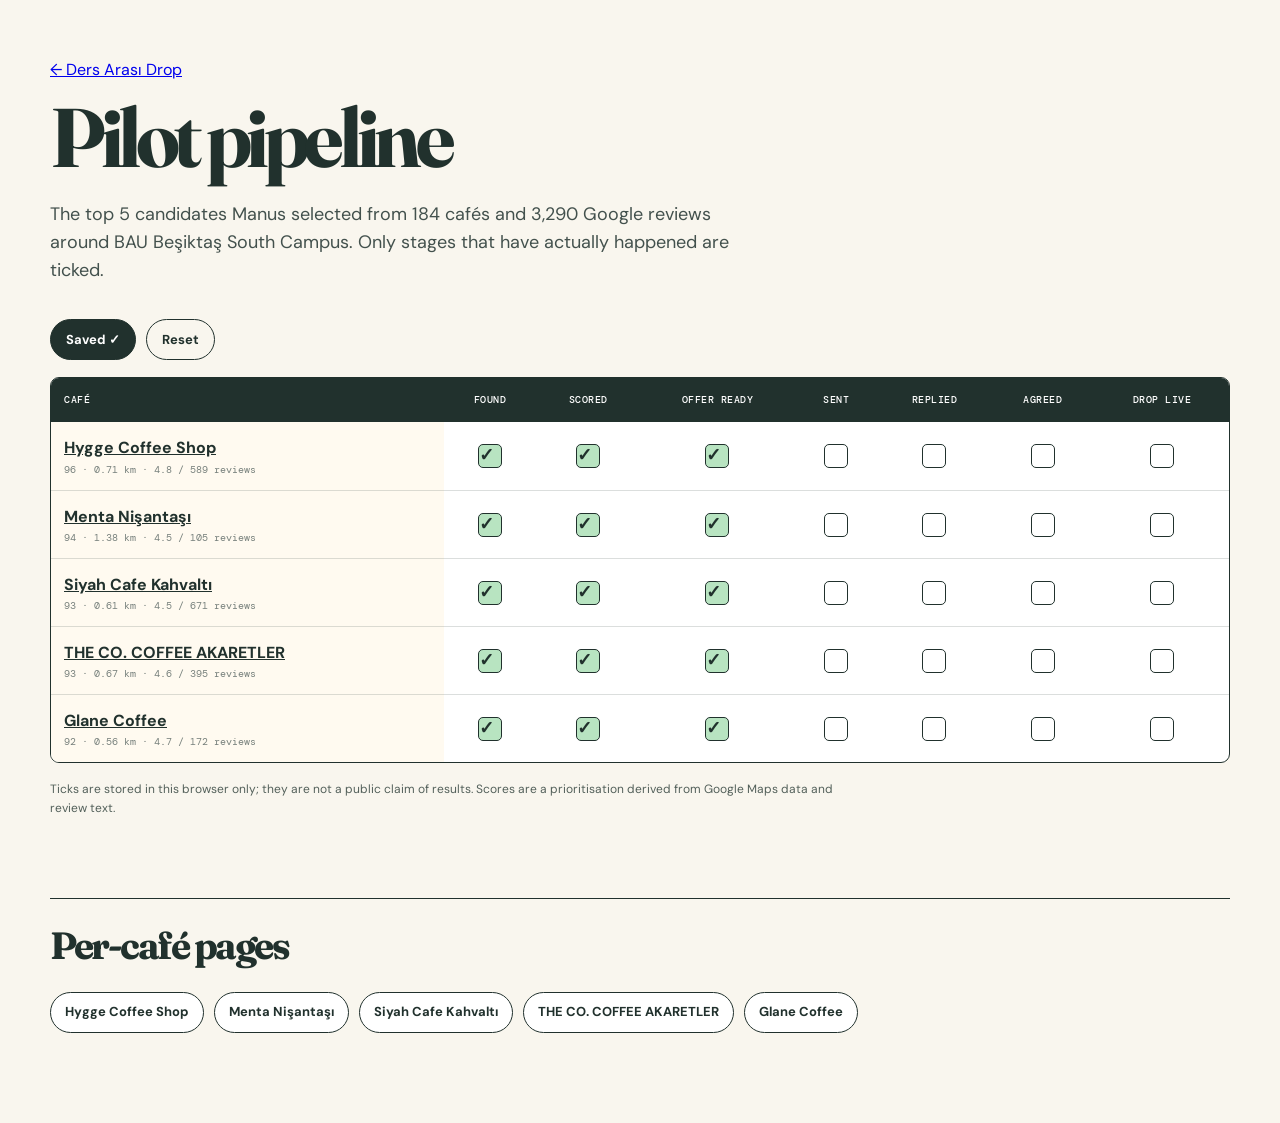
<file: site/tracker/index.html>
<!doctype html>
<html lang="en">
<head>
<meta charset="utf-8">
<meta name="viewport" content="width=device-width, initial-scale=1">
<title>Pilot Pipeline Tracker | treat</title>
<link rel="preconnect" href="https://fonts.googleapis.com">
<link rel="preconnect" href="https://fonts.gstatic.com" crossorigin>
<link href="https://fonts.googleapis.com/css2?family=DM+Mono:wght@400;500&family=DM+Sans:opsz,wght@9..40,400;9..40,500;9..40,600;9..40,700&family=Fraunces:opsz,wght@9..144,600;9..144,700&display=swap" rel="stylesheet">
<link rel="stylesheet" href="../styles.css">
<link rel="stylesheet" href="../tracker.css">
</head>
<body class="tracker-page">
<main class="tracker-shell">
  <p><a href="../">← Ders Arası Drop</a></p>
  <h1>Pilot pipeline</h1>
  <p class="tracker-lede">The top 5 candidates Manus selected from 184 cafés and 3,290 Google reviews around BAU Beşiktaş South Campus. Only stages that have actually happened are ticked.</p>
  <div class="tracker-actions">
    <button id="save">Saved ✓</button>
    <button id="reset">Reset</button>
  </div>
  <div class="tracker-table-wrap">
    <table>
      <thead><tr><th>Café</th><th>Found</th><th>Scored</th><th>Offer ready</th><th>Sent</th><th>Replied</th><th>Agreed</th><th>Drop live</th></tr></thead>
      <tbody id="rows"></tbody>
    </table>
  </div>
  <p class="tracker-note">Ticks are stored in this browser only; they are not a public claim of results. Scores are a prioritisation derived from Google Maps data and review text.</p>
  <section class="tracker-links">
    <h2>Per-café pages</h2>
    <div id="links"></div>
  </section>
</main>
<script>
const cafes = [
  ['hygge-coffee-shop','Hygge Coffee Shop','96 · 0.71 km · 4.8 / 589 reviews'],
  ['menta-nisantasi','Menta Nişantaşı','94 · 1.38 km · 4.5 / 105 reviews'],
  ['siyah-cafe-kahvalti','Siyah Cafe Kahvaltı','93 · 0.61 km · 4.5 / 671 reviews'],
  ['the-co-coffee-akaretler','THE CO. COFFEE AKARETLER','93 · 0.67 km · 4.6 / 395 reviews'],
  ['glane-coffee','Glane Coffee','92 · 0.56 km · 4.7 / 172 reviews']
];
const KEY = 'treat-tracker-v1';
let state = {};
try { state = JSON.parse(localStorage.getItem(KEY)) || {}; } catch (e) {}
const rows = document.getElementById('rows'), links = document.getElementById('links');
function draw() {
  rows.innerHTML = ''; links.innerHTML = '';
  cafes.forEach(([slug, name, meta]) => {
    const tr = document.createElement('tr');
    tr.innerHTML = '<td><a href="../?cafe=' + slug + '">' + name + '</a><small>' + meta + '</small></td>';
    for (let i = 0; i < 7; i++) {
      const id = slug + ':' + i, td = document.createElement('td'), cb = document.createElement('input');
      cb.type = 'checkbox';
      cb.checked = id in state ? state[id] : i < 3;
      cb.onchange = () => { state[id] = cb.checked; try { localStorage.setItem(KEY, JSON.stringify(state)); } catch (e) {} };
      td.appendChild(cb); tr.appendChild(td);
    }
    rows.appendChild(tr);
    const a = document.createElement('a'); a.href = '../?cafe=' + slug; a.textContent = name; links.appendChild(a);
  });
}
document.getElementById('reset').onclick = () => { state = {}; try { localStorage.removeItem(KEY); } catch (e) {} draw(); };
draw();
</script>
</body>
</html>
</file>
<file: site/styles.css>
:root{--ink:#21312d;--paper:#f9f6ee;--coral:#ff6b4a;--orange:#ffad3d;--yellow:#ffe55f;--green:#b8e4c1;--mint:#dcefe5;--lavender:#ddd2ff;--line:rgba(33,49,45,.16);--shadow:8px 8px 0 var(--ink)}*{box-sizing:border-box}html{scroll-behavior:smooth}body{margin:0;background:var(--paper);color:var(--ink);font-family:"DM Sans",Arial,sans-serif;font-size:16px;line-height:1.45}.skip-link{position:absolute;left:-9999px}.skip-link:focus{left:12px;top:12px;z-index:100;background:#fff;padding:10px}.section-shell{width:min(1140px,calc(100% - 40px));margin-inline:auto}.site-header{width:min(1240px,calc(100% - 40px));margin:0 auto;padding:20px 0;display:flex;justify-content:space-between;align-items:center}.wordmark{display:inline-flex;gap:7px;align-items:center;color:var(--ink);font-size:21px;font-weight:700;text-decoration:none;letter-spacing:-.06em}.mark{display:grid;place-items:center;width:29px;height:29px;border-radius:50%;color:#fff;background:var(--coral);font-family:"Fraunces",serif;font-size:22px;font-style:italic}.top-cta{color:var(--ink);font-size:14px;font-weight:700;text-decoration:none;border-bottom:2px solid var(--coral)}.hero{min-height:680px;display:grid;grid-template-columns:1.03fr .97fr;align-items:center;gap:50px;padding:58px 0 72px}.eyebrow{margin:0 0 18px;text-transform:uppercase;font-family:"DM Mono",monospace;font-size:11px;letter-spacing:.09em;font-weight:500}.pulse{display:inline-block;width:8px;height:8px;border-radius:50%;margin-right:8px;background:var(--coral);box-shadow:0 0 0 4px rgba(255,107,74,.17)}h1,h2,h3,p{margin-top:0}h1,h2{font-family:"Fraunces",Georgia,serif;letter-spacing:-.065em;line-height:.98}h1{font-size:clamp(48px,6.3vw,82px);margin-bottom:28px}h2{font-size:clamp(37px,4vw,58px);margin-bottom:28px}h1 em,h2 em{color:var(--coral);font-style:italic}.lede{font-size:18px;max-width:545px;color:#42514d;line-height:1.55;margin-bottom:29px}.hero-actions{display:flex;gap:12px;flex-wrap:wrap}.button{display:inline-flex;align-items:center;gap:11px;padding:15px 19px;border-radius:999px;text-decoration:none;font-weight:700;transition:transform .2s ease}.button:hover{transform:translateY(-2px)}.button-primary{background:var(--ink);color:#fff}.button-quiet{border:1px solid var(--ink);color:var(--ink)}.microcopy{font-size:12px;color:#5d6864;margin:19px 0 0}.hero-art{position:relative;height:492px;max-width:430px;width:100%;justify-self:end}.art-paper{position:absolute;border:2px solid var(--ink);border-radius:10px;overflow:hidden}.art-paper-back{background:var(--yellow);height:408px;width:329px;right:1px;top:35px;transform:rotate(6deg)}.art-paper-front{background:var(--mint);height:440px;width:348px;left:12px;top:12px;box-shadow:var(--shadow)}.campaign-image{width:100%;height:100%;object-fit:cover;display:block}.fallback-art{position:absolute;inset:0;background:linear-gradient(145deg,#d5f0ed,#f8e0ad);overflow:hidden}.hidden{display:none}.sun{position:absolute;width:180px;height:180px;border-radius:50%;background:#ffad3d;right:-38px;top:-29px}.cup{position:absolute;width:140px;height:138px;border:4px solid var(--ink);border-top:none;border-radius:0 0 42px 42px;background:#fffaed;left:76px;bottom:78px;transform:rotate(-4deg)}.cup:before{content:"";position:absolute;width:63px;height:58px;border:4px solid var(--ink);border-left:0;border-radius:0 36px 36px 0;right:-64px;top:29px}.cup span{display:block;width:88px;height:22px;border-radius:50%;background:#6e4b3a;margin:-11px auto}.phone{position:absolute;right:34px;bottom:41px;width:92px;height:164px;border:4px solid var(--ink);border-radius:18px;background:#ff6b4a;transform:rotate(12deg)}.phone i{position:absolute;left:15px;top:29px;width:54px;height:77px;border-radius:8px;background:#fff}.phone b,.phone em{position:absolute;border-radius:50%;background:var(--ink)}.phone b{width:9px;height:9px;top:12px;left:38px}.phone em{width:26px;height:26px;bottom:10px;left:29px}.notebook{position:absolute;left:-29px;bottom:23px;background:#fff9df;border:3px solid var(--ink);font-family:"DM Mono",monospace;font-size:16px;font-weight:700;line-height:1.1;padding:16px 17px;transform:rotate(-12deg);box-shadow:4px 4px 0 var(--ink)}.art-tag{position:absolute;border:1.5px solid var(--ink);background:var(--paper);padding:5px 9px;border-radius:999px;font-family:"DM Mono",monospace;font-size:10px;letter-spacing:.02em}.tag-top{right:-17px;top:12px}.tag-bottom{left:-28px;bottom:12px}.scribble{position:absolute;font-family:"Fraunces",serif;font-size:45px}.scribble-one{left:-18px;top:-29px;color:var(--coral)}.scribble-two{right:-25px;bottom:-7px;color:var(--ink);transform:rotate(30deg)}.signal-band{padding:19px 20px;background:var(--ink);color:#fff;text-align:center;overflow:hidden}.signal-band p{margin:0;font-size:13px;letter-spacing:.03em}.signal-band strong{font-family:"DM Mono",monospace;color:var(--yellow)}.signal-band span{color:var(--coral);margin:0 15px}.steps{padding:120px 0}.section-intro{max-width:730px;margin-bottom:47px}.section-intro.compact{margin-bottom:38px}.steps-grid{display:grid;grid-template-columns:repeat(3,1fr);gap:18px}.step-card{min-height:285px;border:1.5px solid var(--ink);border-radius:6px;padding:20px 22px;position:relative;box-shadow:5px 5px 0 var(--ink)}.step-card.coral{background:#ffb8a4}.step-card.yellow{background:#fff1a0}.step-card.green{background:#ccefd1}.step-number{font-family:"DM Mono",monospace;font-size:12px}.step-icon{font-family:"Fraunces",serif;font-size:58px;line-height:1;margin:30px 0 32px}.step-card h3{font-size:22px;letter-spacing:-.04em;margin-bottom:7px}.step-card p{font-size:14px;line-height:1.5;margin:0}.section-note{font-size:12px;line-height:1.5;color:#55605d;max-width:720px;margin:24px 0 0}.why{padding:84px 0;background:#e8dfff;width:100%;max-width:none;display:grid;grid-template-columns:minmax(0,1fr) minmax(0,1fr);gap:70px;padding-left:max(20px,calc((100% - 1140px)/2));padding-right:max(20px,calc((100% - 1140px)/2))}.why-visual{border-right:1.5px solid var(--ink);padding-right:60px}.big-number{font-family:"Fraunces",serif;font-size:clamp(100px,16vw,200px);line-height:.8;letter-spacing:-.12em;margin:44px 0 31px}.big-number span{font-family:"DM Mono",monospace;font-size:22px;vertical-align:top;letter-spacing:0}.why-visual>p:not(.eyebrow):not(.data-caption){font-size:15px;max-width:330px}.data-line{border-top:1px solid var(--ink);margin:37px 0 9px}.data-caption{font-family:"DM Mono",monospace;font-size:10px}.why-content{align-self:center}.metric-list{border-top:1px solid var(--ink);margin:38px 0 22px}.metric{display:flex;justify-content:space-between;gap:20px;align-items:baseline;border-bottom:1px solid var(--ink);padding:14px 0}.metric strong{font-family:"Fraunces",serif;font-size:37px;letter-spacing:-.06em}.metric span{font-size:13px;text-align:right}.fineprint{font-size:12px;line-height:1.55;max-width:500px}.evidence{padding:122px 0}.quotes-grid{display:grid;grid-template-columns:1.1fr .9fr .9fr;gap:16px}.quote-card{margin:0;min-height:245px;border-radius:12px;padding:26px;display:flex;flex-direction:column;justify-content:space-between}.quote-card.peach{background:#ffd7c5}.quote-card.lilac{background:#e8e1ff}.quote-card.sky{background:#cfeaff}.quote-card blockquote{margin:0;font-family:"Fraunces",serif;font-size:clamp(24px,2.6vw,34px);letter-spacing:-.055em;line-height:1.05}.quote-card figcaption{font-size:11px;font-family:"DM Mono",monospace;line-height:1.45}.pilot{padding-bottom:110px}.pilot-card{padding:60px;background:var(--coral);border-radius:14px;display:flex;align-items:flex-end;justify-content:space-between;gap:30px;position:relative;overflow:hidden}.pilot-card:after{content:"t";position:absolute;right:-26px;top:-89px;color:rgba(255,255,255,.22);font-family:"Fraunces",serif;font-style:italic;font-size:270px;line-height:1}.pilot-card>div,.pilot-card>a{position:relative;z-index:1}.pilot-card h2{color:#fff;max-width:690px;margin:0 0 18px}.pilot-card h2 em{color:var(--yellow)}.pilot-card p:not(.eyebrow){max-width:560px;color:#fff;margin:0;font-size:15px}.button-light{background:var(--paper);color:var(--ink);white-space:nowrap}.site-footer{display:grid;grid-template-columns:.8fr 1.2fr;gap:30px;border-top:1px solid var(--line);padding-top:32px;padding-bottom:42px}.site-footer p{font-size:12px;color:#52605b;margin:8px 0 0}.sources a{color:var(--ink)}@media(max-width:760px){.section-shell{width:min(100% - 32px,620px)}.site-header{width:min(100% - 32px,620px);padding:16px 0}.hero{grid-template-columns:1fr;gap:25px;padding:45px 0 54px;min-height:auto}.hero-copy{order:1}.hero-art{order:2;justify-self:center;height:425px;max-width:336px}.art-paper-front{width:294px;height:386px}.art-paper-back{width:278px;height:360px}.lede{font-size:16px}.signal-band p{font-size:11px;line-height:1.9}.signal-band span{margin:0 7px}.steps,.evidence{padding:75px 0}.steps-grid,.quotes-grid{grid-template-columns:1fr}.step-card{min-height:220px}.step-icon{margin:20px 0 25px}.why{display:block;padding:65px 20px}.why-visual{padding:0 0 44px;border-right:0;border-bottom:1.5px solid var(--ink)}.why-content{padding-top:45px}.big-number{font-size:150px;margin:30px 0 23px}.quote-card{min-height:200px}.pilot{padding-bottom:70px}.pilot-card{padding:38px 27px;display:block}.pilot-card h2{font-size:42px}.button-light{margin-top:28px}.site-footer{grid-template-columns:1fr;gap:21px}.top-cta{font-size:12px}.art-tag{font-size:9px}.tag-top{right:-4px}.tag-bottom{left:-10px}}@media(prefers-reduced-motion:reduce){html{scroll-behavior:auto}.button{transition:none}}

.cafe-brief{padding:44px 0 50px}.cafe-label-row{display:flex;justify-content:space-between;gap:18px;align-items:center}.cafe-label-row a{color:var(--ink);font-weight:700;font-size:14px}.cafe-brief h2{font-size:clamp(32px,4.4vw,56px);max-width:870px;margin-bottom:30px}.cafe-brief-grid,.offer-compare{display:grid;grid-template-columns:1fr 1fr;gap:18px}.cafe-offer,.cafe-quote{margin:0;border:1.5px solid var(--ink);padding:25px;border-radius:8px}.cafe-offer{background:var(--yellow)}.cafe-offer>p:not(.micro-label):not(.brief-caveat){font-family:"Fraunces",serif;font-size:31px;line-height:1.06;letter-spacing:-.055em;margin-bottom:18px}.brief-caveat{font-size:12px;margin:0}.cafe-quote{background:#d9edf2}.cafe-quote blockquote{font-family:"Fraunces",serif;font-size:25px;line-height:1.08;letter-spacing:-.045em;margin:0 0 25px}.cafe-quote figcaption{font-family:"DM Mono",monospace;font-size:11px;line-height:1.5}.proof-layer{padding:105px 0}.offer-card{padding:27px;border:1.5px solid var(--ink);border-radius:8px}.offer-card.control{background:#f3eee3}.offer-card.personal{background:#d5f1df;box-shadow:6px 6px 0 var(--ink)}.micro-label{font-family:"DM Mono",monospace;font-size:11px;letter-spacing:.05em;text-transform:uppercase}.offer-card h3{font-family:"Fraunces",serif;font-size:29px;letter-spacing:-.05em;margin:31px 0 13px}.offer-card p:not(.micro-label){font-size:17px;line-height:1.5}.offer-card .offer-foot{font-size:12px;color:#53605a;margin:22px 0 0}.decision-table-wrap{overflow-x:auto;margin-top:22px;border:1.5px solid var(--ink);border-radius:8px}.decision-table{border-collapse:collapse;width:100%;min-width:730px;font-size:13px;line-height:1.5}.decision-table th,.decision-table td{padding:16px;border-bottom:1px solid var(--line);text-align:left;vertical-align:top}.decision-table th{font-family:"DM Mono",monospace;font-size:11px;text-transform:uppercase;letter-spacing:.04em;background:var(--ink);color:#fff}.decision-table tr:last-child td{border-bottom:none}.decision-table td:first-child{width:21%;background:#fffbe9}.decision-table td:nth-child(2){width:57%}.tag{display:inline-block;border:1px solid var(--ink);border-radius:999px;padding:3px 7px;font-size:10px;font-family:"DM Mono",monospace;white-space:nowrap}.tag.caution{background:#fff0a7}.tag.verified{background:#ccefd1}@media(max-width:760px){.cafe-brief{padding:39px 0}.cafe-label-row{align-items:flex-start}.cafe-label-row a{font-size:12px;text-align:right}.cafe-brief-grid,.offer-compare{grid-template-columns:1fr}.proof-layer{padding:75px 0}.cafe-offer>p:not(.micro-label):not(.brief-caveat){font-size:26px}.offer-card h3{margin-top:22px}.decision-table{font-size:12px}}

.lang{margin-left:auto;margin-right:14px;font:500 12px 'DM Mono',monospace;color:var(--ink);text-decoration:none;border:1.5px solid var(--ink);border-radius:999px;padding:6px 10px}

.built{padding:96px 0 20px}.built-grid{display:grid;grid-template-columns:repeat(4,1fr);gap:16px}.built-grid article{border:1.5px solid var(--ink);border-radius:8px;padding:20px;background:#fff;box-shadow:5px 5px 0 var(--ink)}.built-grid span{font:500 11px 'DM Mono',monospace;text-transform:uppercase;letter-spacing:.06em}.built-grid strong{display:block;font-family:'Fraunces',serif;font-size:54px;letter-spacing:-.06em;line-height:1;margin:18px 0 10px;color:var(--coral)}.built-grid p{font-size:14px;margin:0}.built .section-note a{color:var(--ink);font-weight:700}@media(max-width:760px){.built{padding:64px 0 0}.built-grid{grid-template-columns:1fr 1fr}.built-grid strong{font-size:40px}}
html,body{overflow-x:hidden}

.picker{display:flex;flex-wrap:wrap;gap:8px;align-items:center;padding:6px 0 14px}.picker span{font:500 12px "DM Mono",monospace;margin-right:4px}.picker a{border:1.5px solid var(--ink);border-radius:999px;padding:8px 13px;font-size:13px;font-weight:700;color:var(--ink);text-decoration:none;background:#fff}.cafe-brief{padding-top:18px}

.story{padding:30px 0 80px}.story video{width:100%;border:2px solid var(--ink);border-radius:14px;box-shadow:var(--shadow);background:#000;display:block}.story .section-note a{color:var(--ink);font-weight:700}
</file>
<file: site/tracker.css>
.tracker-page{min-height:100vh}.tracker-shell{width:min(1180px,calc(100% - 40px));margin:0 auto;padding:58px 0 90px}.tracker-shell h1{font-size:clamp(48px,6.5vw,84px);max-width:680px;margin-bottom:22px}.tracker-lede{font-size:18px;max-width:720px;line-height:1.55;color:#43514d}.tracker-actions{display:flex;gap:10px;margin:35px 0 17px}.tracker-actions button{appearance:none;border:1.5px solid var(--ink);background:var(--paper);color:var(--ink);border-radius:999px;padding:11px 15px;font:700 13px "DM Sans",sans-serif;cursor:pointer}.tracker-actions button:first-child{background:var(--ink);color:#fff}.tracker-table-wrap{overflow-x:auto;border:1.5px solid var(--ink);border-radius:9px;background:#fff}.tracker-table-wrap table{width:100%;min-width:800px;border-collapse:collapse}.tracker-table-wrap th{background:var(--ink);color:#fff;padding:15px 13px;font:500 10px "DM Mono",monospace;text-transform:uppercase;letter-spacing:.05em;text-align:center}.tracker-table-wrap th:first-child{text-align:left}.tracker-table-wrap td{border-top:1px solid rgba(33,49,45,.16);padding:14px 13px;text-align:center}.tracker-table-wrap td:first-child{text-align:left;background:#fffaf0;font-weight:700}.tracker-table-wrap a{color:var(--ink)}.tracker-table-wrap small{display:block;color:#77807c;font:10px "DM Mono",monospace;margin-top:3px}.tracker-table-wrap input{appearance:none;width:24px;height:24px;margin:0;border:1.5px solid var(--ink);border-radius:5px;background:#fff;cursor:pointer;vertical-align:middle}.tracker-table-wrap input:checked{background:var(--green);position:relative}.tracker-table-wrap input:checked:after{content:'✓';display:block;font:700 18px/20px Arial;color:var(--ink)}.tracker-note{font-size:12px;line-height:1.55;max-width:820px;margin:17px 0 0;color:#53605a}.tracker-links{margin-top:80px;border-top:1.5px solid var(--ink);padding-top:28px}.tracker-links h2{font-size:38px}.tracker-links div{display:flex;flex-wrap:wrap;gap:10px}.tracker-links a{border:1.5px solid var(--ink);color:var(--ink);text-decoration:none;border-radius:999px;padding:10px 14px;font-size:13px;font-weight:700;background:#fff}@media(max-width:760px){.tracker-shell{width:min(100% - 32px,620px);padding-top:38px}.tracker-lede{font-size:16px}.tracker-actions{flex-wrap:wrap}.tracker-links{margin-top:58px}}
</file>
